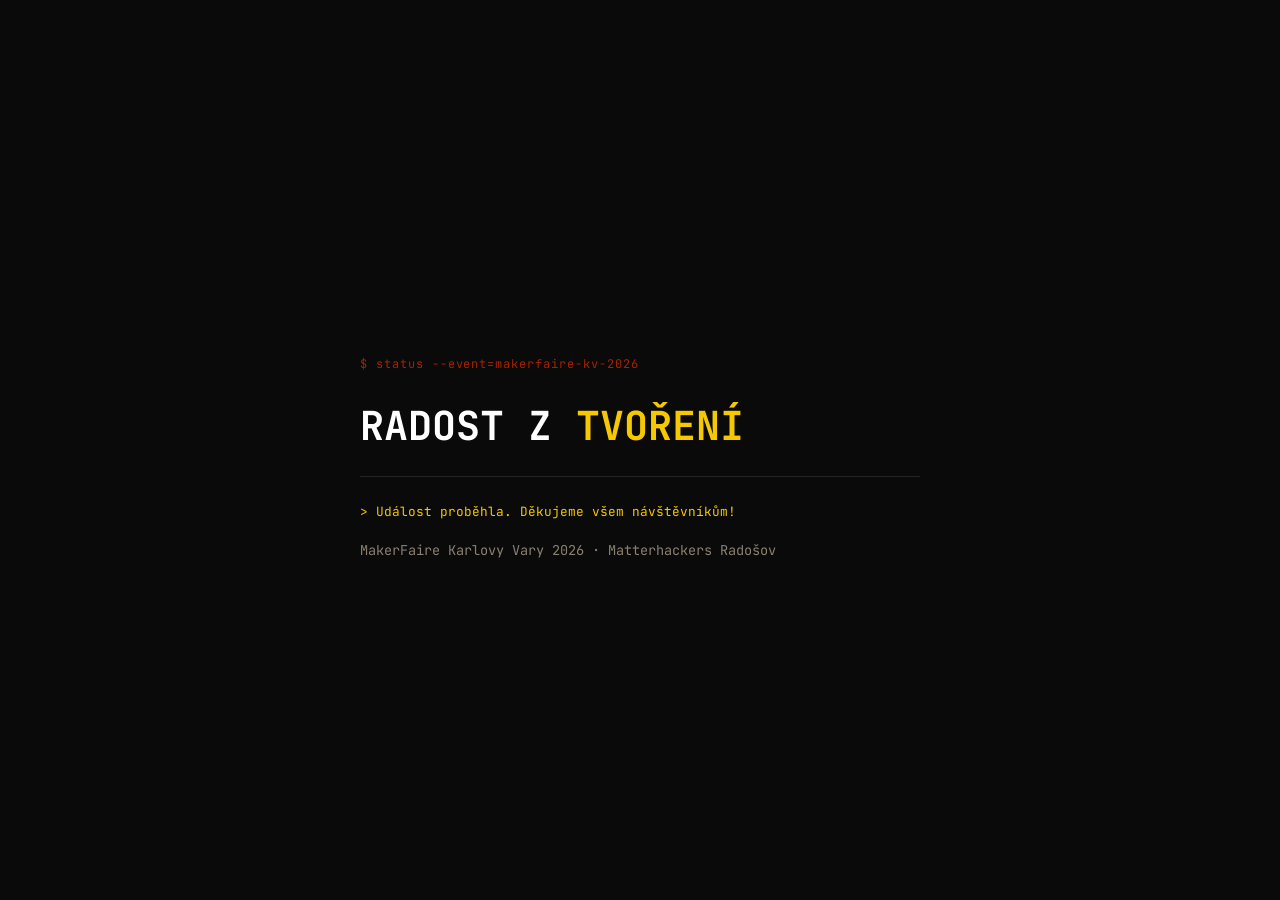
<file: index.html>
<!DOCTYPE html>
<html lang="cs">
<head>
  <meta charset="UTF-8">
  <meta name="viewport" content="width=device-width, initial-scale=1.0">
  <title>Matterhackers Radošov – MakerFaire KV 2026</title>
  <link href="https://fonts.googleapis.com/css2?family=JetBrains+Mono:wght@400;700&display=swap" rel="stylesheet">
  <style>
    *, *::before, *::after { margin: 0; padding: 0; box-sizing: border-box; }
    body {
      font-family: 'JetBrains Mono', monospace;
      background: #0a0a0a;
      color: #e8e0d8;
      min-height: 100vh;
      display: flex;
      align-items: center;
      justify-content: center;
      padding: 2rem;
    }
    .wrap { max-width: 560px; width: 100%; }
    .label { font-size: 0.75rem; color: #a52200; margin-bottom: 1.5rem; letter-spacing: 0.08em; }
    h1 { font-size: clamp(1.75rem, 5vw, 2.5rem); color: #fff; margin-bottom: 0.5rem; }
    h1 span { color: #f5c800; }
    p { color: #8a8070; font-size: 0.85rem; line-height: 1.7; margin-top: 1rem; }
    .divider { border: none; border-top: 1px solid #242020; margin: 1.5rem 0; }
    .prompt { color: #f5c800; font-size: 0.8rem; }
  </style>
</head>
<body>
  <div class="wrap">
    <p class="label">$ status --event=makerfaire-kv-2026</p>
    <h1>RADOST Z <span>TVOŘENÍ</span></h1>
    <hr class="divider">
    <p class="prompt">&gt; Událost proběhla. Děkujeme všem návštěvníkům!</p>
    <p>MakerFaire Karlovy Vary 2026 · Matterhackers Radošov</p>
  </div>
</body>
</html>
</file>
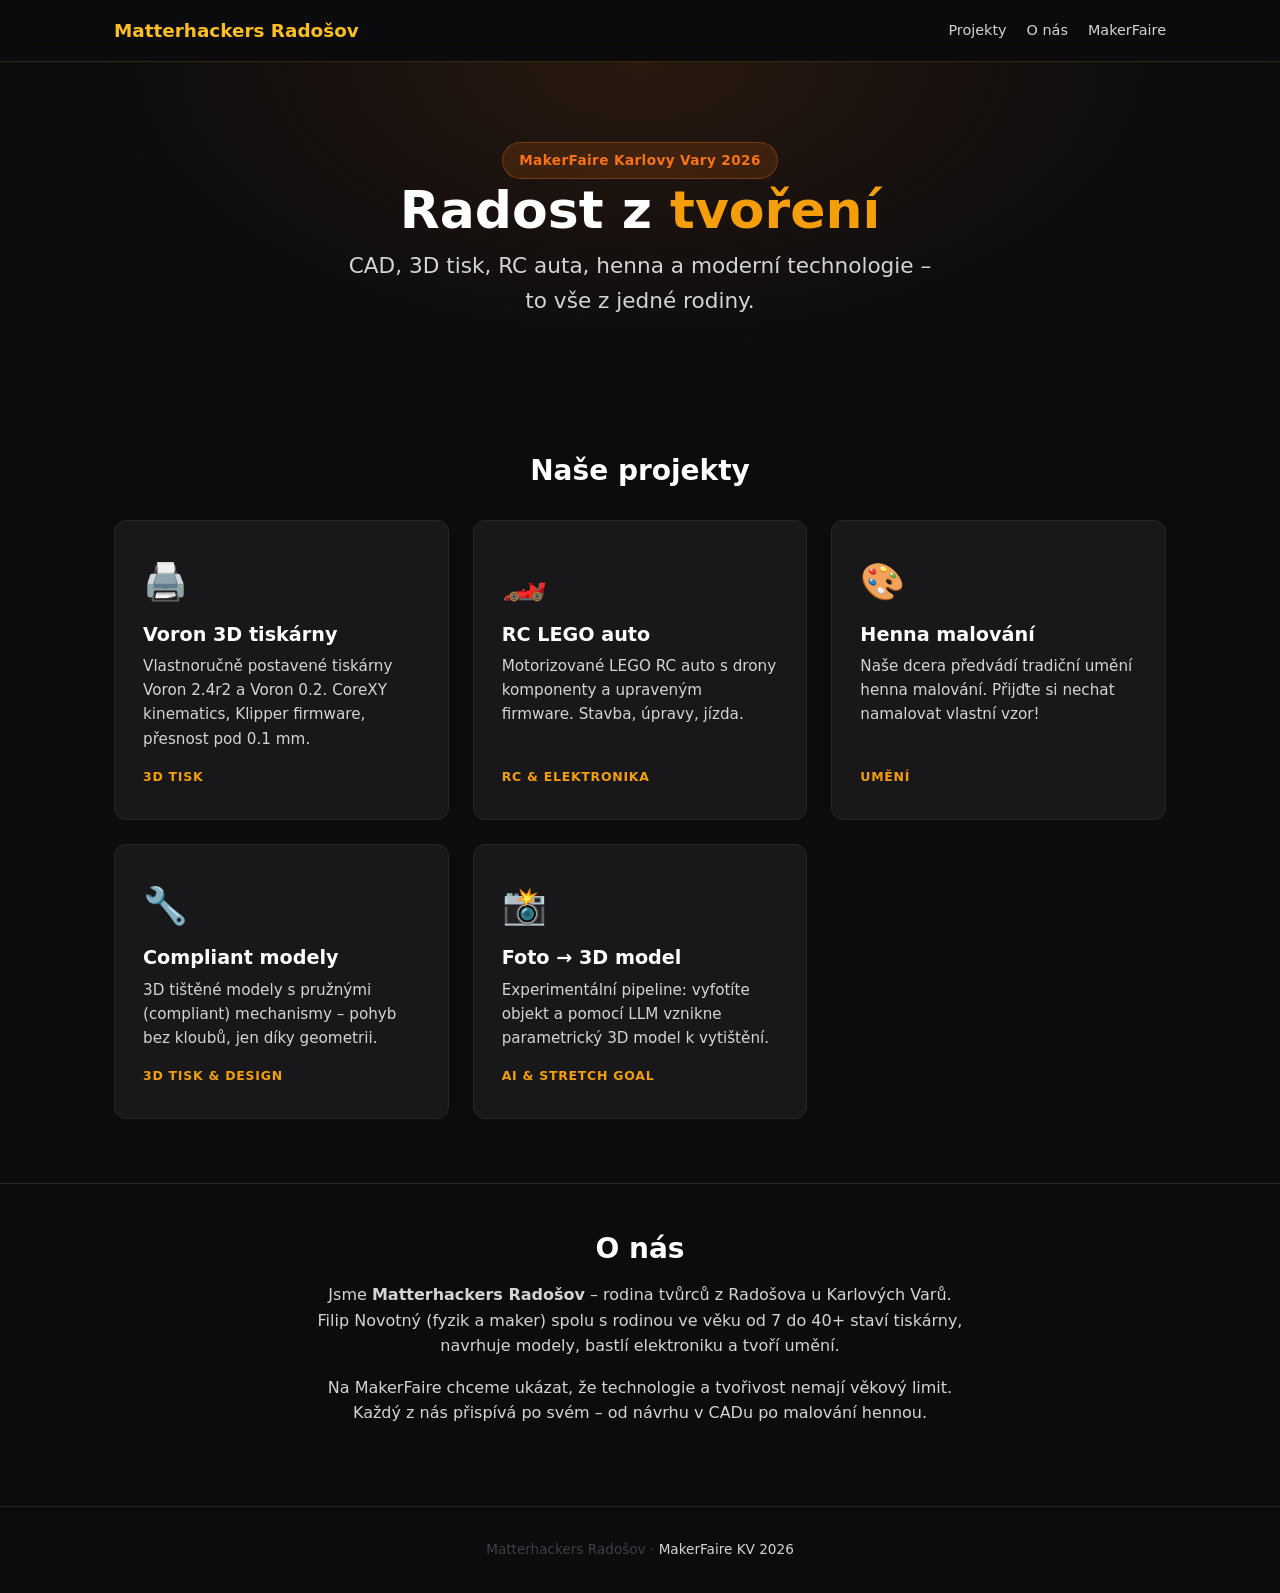
<file: web/index.html>
<!DOCTYPE html>
<html lang="cs">
<head>
  <meta charset="UTF-8">
  <meta name="viewport" content="width=device-width, initial-scale=1.0">
  <title>Matterhackers Radošov – Radost z tvoření | MakerFaire KV 2026</title>
  <meta name="description" content="Rodinný tým tvůrců na MakerFaire Karlovy Vary 2026. 3D tisk, RC auto, henna a další.">
  <link rel="stylesheet" href="styles.css">
</head>
<body>

  <!-- Header -->
  <header class="site-header">
    <div class="container">
      <div class="logo">Matterhackers Radošov</div>
      <nav>
        <a href="#projekty">Projekty</a>
        <a href="#o-nas">O nás</a>
        <a href="https://makerfaire.cz/projekt/matterhackers-radosov-radost-z-tvoreni/" target="_blank" rel="noopener">MakerFaire</a>
      </nav>
    </div>
  </header>

  <!-- Hero -->
  <section class="hero">
    <div class="container">
      <p class="badge">MakerFaire Karlovy Vary 2026</p>
      <h1>Radost z <span>tvoření</span></h1>
      <p class="subtitle">
        CAD, 3D tisk, RC auta, henna a moderní technologie – to vše z jedné rodiny.
      </p>
    </div>
  </section>

  <!-- Projects -->
  <section class="projects" id="projekty">
    <div class="container">
      <h2>Naše projekty</h2>
      <div class="cards">

        <article class="card">
          <div class="icon">🖨️</div>
          <h3><a href="projects/voron.html">Voron 3D tiskárny</a></h3>
          <p>Vlastnoručně postavené tiskárny Voron 2.4r2 a Voron 0.2. CoreXY kinematics, Klipper firmware, přesnost pod 0.1 mm.</p>
          <span class="tag">3D tisk</span>
        </article>

        <article class="card">
          <div class="icon">🏎️</div>
          <h3><a href="projects/rc-auto.html">RC LEGO auto</a></h3>
          <p>Motorizované LEGO RC auto s drony komponenty a upraveným firmware. Stavba, úpravy, jízda.</p>
          <span class="tag">RC &amp; Elektronika</span>
        </article>

        <article class="card">
          <div class="icon">🎨</div>
          <h3><a href="projects/henna.html">Henna malování</a></h3>
          <p>Naše dcera předvádí tradiční umění henna malování. Přijďte si nechat namalovat vlastní vzor!</p>
          <span class="tag">Umění</span>
        </article>

        <article class="card">
          <div class="icon">🔧</div>
          <h3><a href="projects/compliant-models.html">Compliant modely</a></h3>
          <p>3D tištěné modely s pružnými (compliant) mechanismy – pohyb bez kloubů, jen díky geometrii.</p>
          <span class="tag">3D tisk &amp; Design</span>
        </article>

        <article class="card">
          <div class="icon">📸</div>
          <h3><a href="projects/photo-to-3d.html">Foto → 3D model</a></h3>
          <p>Experimentální pipeline: vyfotíte objekt a pomocí LLM vznikne parametrický 3D model k vytištění.</p>
          <span class="tag">AI &amp; Stretch goal</span>
        </article>

      </div>
    </div>
  </section>

  <!-- About -->
  <section class="about" id="o-nas">
    <div class="container">
      <h2>O nás</h2>
      <p>
        Jsme <strong>Matterhackers Radošov</strong> – rodina tvůrců z Radošova u Karlových Varů.
        Filip Novotný (fyzik a maker) spolu s rodinou ve věku od 7 do 40+ staví tiskárny,
        navrhuje modely, bastlí elektroniku a tvoří umění.
      </p>
      <p>
        Na MakerFaire chceme ukázat, že technologie a tvořivost nemají věkový limit.
        Každý z nás přispívá po svém – od návrhu v CADu po malování hennou.
      </p>
    </div>
  </section>

  <!-- Footer -->
  <footer class="site-footer">
    <div class="container">
      <p>
        Matterhackers Radošov &middot;
        <a href="https://makerfaire.cz/projekt/matterhackers-radosov-radost-z-tvoreni/" target="_blank" rel="noopener">MakerFaire KV 2026</a>
      </p>
    </div>
  </footer>

</body>
</html>
</file>
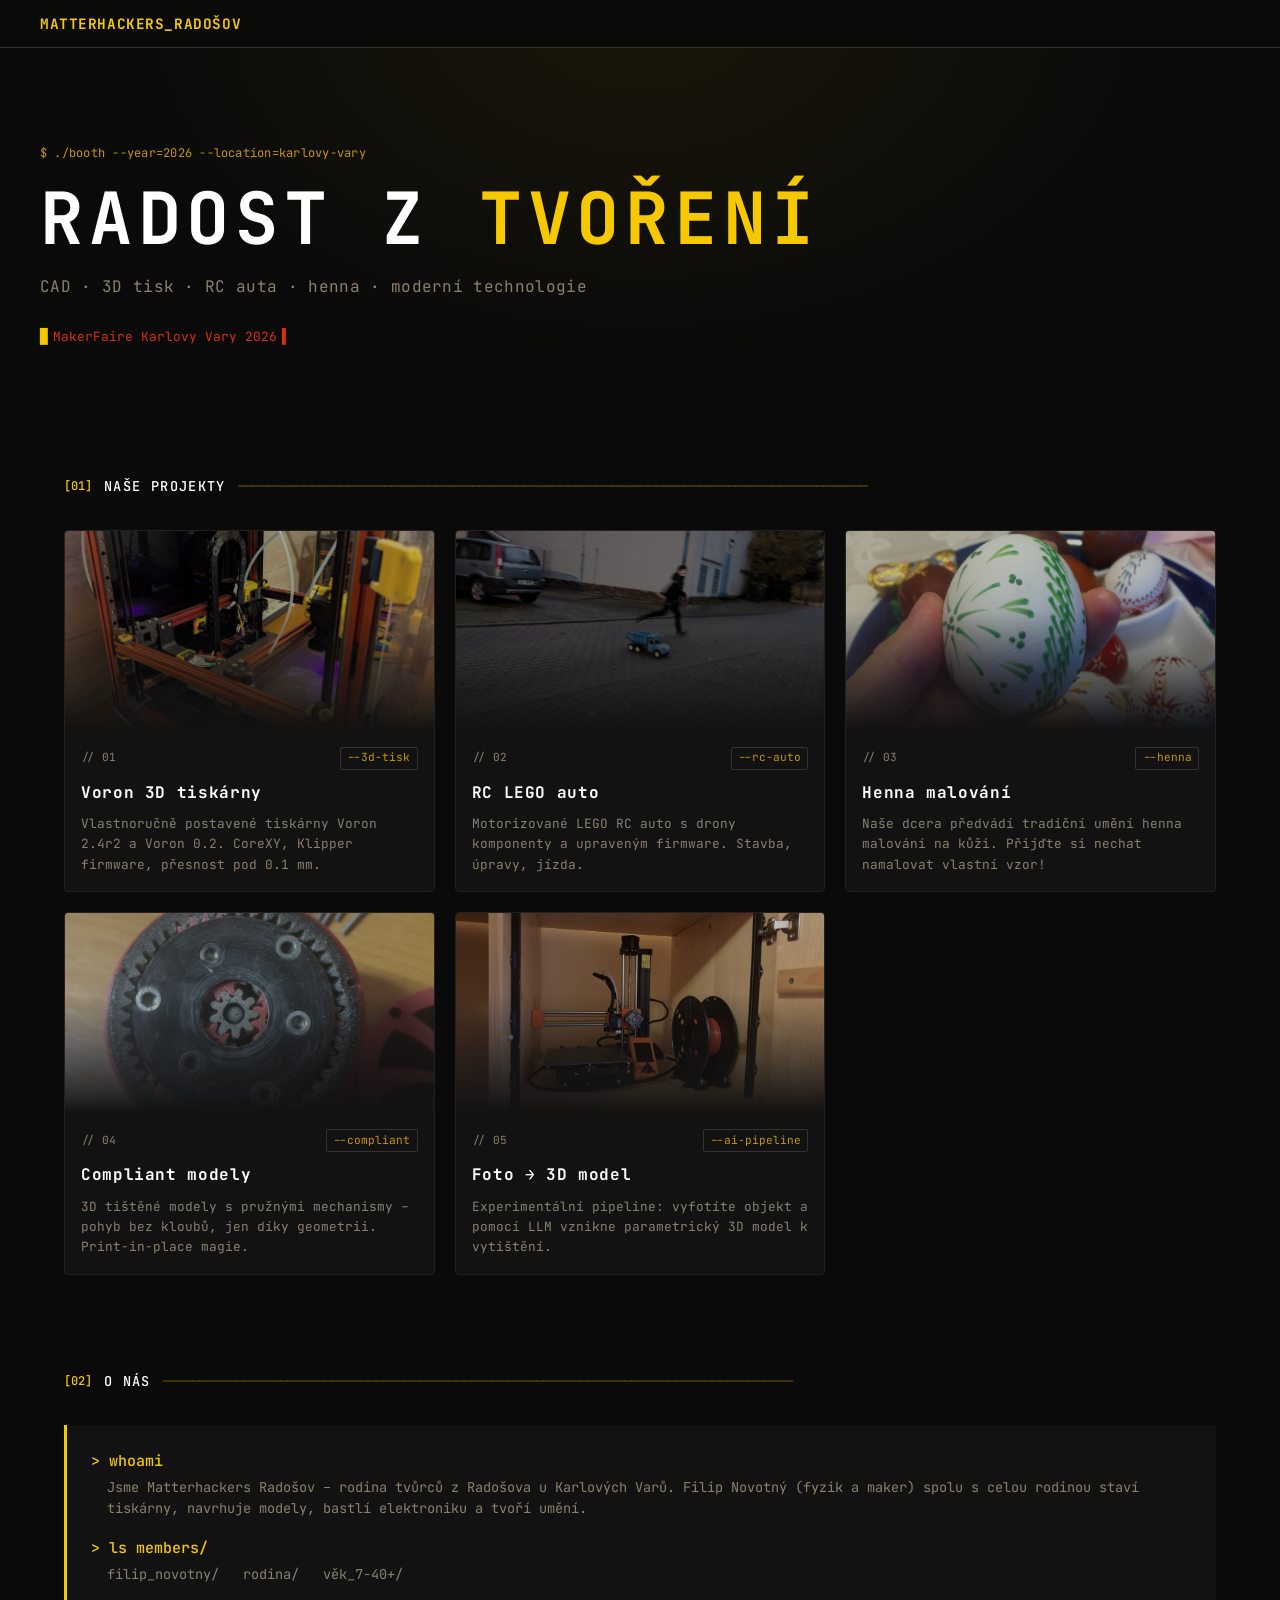
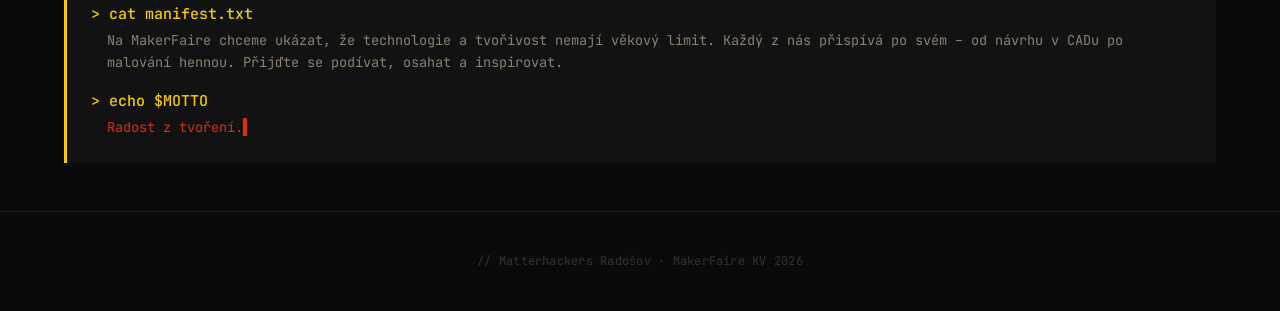
<file: web/index-v2.html>
<!DOCTYPE html>
<html lang="cs">
<head>
  <meta charset="UTF-8">
  <meta name="viewport" content="width=device-width, initial-scale=1.0">
  <title>Matterhackers Radošov – Radost z tvoření | MakerFaire KV 2026</title>
  <meta name="description" content="Rodinný tým tvůrců na MakerFaire Karlovy Vary 2026. 3D tisk, RC auto, henna a další.">
  <link href="https://fonts.googleapis.com/css2?family=JetBrains+Mono:wght@300;400;500;700&display=swap" rel="stylesheet">
  <style>
    /* ── Reset & Custom Properties ─────────────────────────────── */
    *, *::before, *::after {
      margin: 0;
      padding: 0;
      box-sizing: border-box;
    }

    :root {
      --bg: #0a0a0a;
      --surface: #121212;
      --surface2: #1a1818;
      --border: #242020;
      --border-bright: #383030;
      /* Voron printer palette: yellow printed parts + red extrusions */
      --amber: #f5c800;           /* Voron yellow – main accent (section nums, prompts, borders) */
      --amber-dim: #c49600;       /* Voron yellow dim */
      --amber-glow: rgba(245, 200, 0, 0.12);
      --amber-text: #dc2e10;      /* Voron red – links & special highlights */
      --cyan: #dc2e10;            /* reuse red as secondary */
      --text: #e8e0d8;
      --text-dim: #8a8070;
      --text-faint: #3a3030;
    }

    html {
      scroll-behavior: smooth;
    }

    body {
      font-family: 'JetBrains Mono', monospace;
      font-size: 14px;
      line-height: 1.6;
      color: var(--text);
      background-color: var(--bg);
      -webkit-font-smoothing: antialiased;
      -moz-osx-font-smoothing: grayscale;
    }

    img {
      max-width: 100%;
      display: block;
    }

    a {
      color: var(--amber-text);
      text-decoration: none;
      transition: color 0.2s ease;
    }

    a:hover {
      color: var(--amber);
    }

    /* ── Animations ────────────────────────────────────────────── */
    @keyframes blink {
      0%, 100% { opacity: 1; }
      50% { opacity: 0; }
    }

    .cursor {
      animation: blink 1s step-end infinite;
    }

    /* ── Header ────────────────────────────────────────────────── */
    .site-header {
      position: sticky;
      top: 0;
      z-index: 100;
      background: rgba(11, 11, 9, 0.85);
      backdrop-filter: blur(12px);
      -webkit-backdrop-filter: blur(12px);
      border-bottom: 1px solid var(--border-bright);
      padding: 0.75rem 1rem;
    }

    .header-inner {
      max-width: 1200px;
      margin: 0 auto;
      display: flex;
      align-items: center;
      justify-content: space-between;
      flex-wrap: wrap;
      gap: 0.5rem;
    }

    .logo {
      font-size: 0.9rem;
      font-weight: 700;
      color: var(--amber);
      letter-spacing: 0.04em;
      white-space: nowrap;
    }

    .nav-toggle {
      display: block;
      font-family: 'JetBrains Mono', monospace;
      font-size: 0.85rem;
      color: var(--text-dim);
      cursor: pointer;
      border: 1px solid var(--border-bright);
      padding: 0.2rem 0.6rem;
      background: transparent;
      list-style: none;
    }

    .nav-toggle::-webkit-details-marker {
      display: none;
    }

    .nav-toggle::marker {
      content: '';
    }

    .nav-links {
      display: flex;
      gap: 1rem;
      padding-top: 0.5rem;
      width: 100%;
      flex-direction: column;
    }

    .nav-links a {
      font-size: 0.8rem;
      color: var(--text-dim);
      letter-spacing: 0.02em;
      transition: color 0.2s ease;
    }

    .nav-links a:hover {
      color: var(--amber-text);
    }

    /* ── Hero ──────────────────────────────────────────────────── */
    .hero {
      padding: 3.5rem 1rem 3rem;
      background:
        repeating-linear-gradient(
          0deg,
          transparent,
          transparent 2px,
          rgba(0, 0, 0, 0.03) 2px,
          rgba(0, 0, 0, 0.03) 4px
        ),
        radial-gradient(
          ellipse at 50% -10%,
          rgba(245, 200, 0, 0.07) 0%,
          transparent 60%
        ),
        var(--bg);
    }

    .hero-inner {
      max-width: 1200px;
      margin: 0 auto;
    }

    .hero-prompt {
      font-size: 0.75rem;
      color: var(--amber-dim);
      margin-bottom: 1rem;
      letter-spacing: 0.02em;
    }

    .hero h1 {
      font-size: 2.5rem;
      font-weight: 700;
      color: #fff;
      text-transform: uppercase;
      letter-spacing: 0.08em;
      line-height: 1.1;
      margin-bottom: 1rem;
    }

    .hero h1 .accent {
      color: var(--amber);
    }

    .hero-subtitle {
      font-size: 1rem;
      color: var(--text-dim);
      margin-bottom: 1.5rem;
      letter-spacing: 0.02em;
    }

    .hero-badge {
      font-size: 0.8rem;
      color: var(--amber-text);
      display: inline-flex;
      align-items: center;
      gap: 0.3rem;
    }

    .hero-badge .block {
      color: var(--amber);
    }

    /* ── Section Label ─────────────────────────────────────────── */
    .section-label {
      display: flex;
      align-items: center;
      gap: 0.75rem;
      margin-bottom: 2rem;
      max-width: 1200px;
      margin-left: auto;
      margin-right: auto;
      padding: 0 1rem;
    }

    .section-num {
      font-size: 0.75rem;
      color: var(--amber);
      white-space: nowrap;
      font-weight: 500;
    }

    .section-title {
      font-size: 0.85rem;
      color: #fff;
      text-transform: uppercase;
      letter-spacing: 0.1em;
      font-weight: 500;
      white-space: nowrap;
    }

    .section-line {
      flex-grow: 1;
      overflow: hidden;
      color: var(--amber-dim);
      font-size: 0.85rem;
      letter-spacing: -0.05em;
      opacity: 0.4;
      white-space: nowrap;
      user-select: none;
    }

    /* ── Projects Section ──────────────────────────────────────── */
    .projects {
      padding: 3rem 0;
    }

    .cards {
      display: grid;
      grid-template-columns: 1fr;
      gap: 1.25rem;
      max-width: 1200px;
      margin: 0 auto;
      padding: 0 1rem;
    }

    /* ── Card ──────────────────────────────────────────────────── */
    .card {
      background: var(--surface);
      border: 1px solid var(--border);
      border-radius: 4px;
      overflow: hidden;
      transition: transform 0.2s ease, border-color 0.2s ease, box-shadow 0.2s ease;
    }

    .card:hover {
      transform: translateY(-3px);
      border-color: var(--amber-dim);
      box-shadow: 0 0 20px var(--amber-glow);
    }

    .card-img {
      position: relative;
      height: 180px;
      overflow: hidden;
    }

    .card-img img {
      width: 100%;
      height: 100%;
      object-fit: cover;
      filter: brightness(0.75) saturate(0.8);
      transition: transform 0.4s ease;
    }

    .card:hover .card-img img {
      transform: scale(1.04);
    }

    .card-img-overlay {
      position: absolute;
      bottom: 0;
      left: 0;
      right: 0;
      height: 60%;
      background: linear-gradient(to bottom, transparent, var(--surface));
      pointer-events: none;
    }

    .card-body {
      padding: 1rem;
    }

    .card-meta {
      display: flex;
      justify-content: space-between;
      align-items: center;
      font-size: 0.7rem;
      margin-bottom: 0.5rem;
    }

    .card-num {
      color: var(--text-dim);
    }

    .card-tag {
      color: var(--amber-dim);
      border: 1px solid var(--border-bright);
      padding: 0.1rem 0.4rem;
      border-radius: 2px;
      white-space: nowrap;
    }

    .card-title {
      margin-bottom: 0.5rem;
    }

    .card-title a {
      color: #fff;
      font-size: 1rem;
      font-weight: 700;
      text-decoration: none;
      transition: color 0.2s ease;
      letter-spacing: 0.04em;
    }

    .card-title a:hover {
      color: var(--amber);
    }

    .card-desc {
      color: var(--text-dim);
      font-size: 0.8rem;
      line-height: 1.6;
    }

    /* ── About Section ─────────────────────────────────────────── */
    .about {
      padding: 3rem 0;
    }

    .about-inner {
      max-width: 1200px;
      margin: 0 auto;
      padding: 0 1rem;
    }

    .terminal-block {
      background: var(--surface);
      border-left: 3px solid var(--amber);
      padding: 1.5rem;
      border-radius: 0 4px 4px 0;
      margin-top: 2rem;
    }

    .terminal-line {
      margin-bottom: 1rem;
    }

    .terminal-line:last-child {
      margin-bottom: 0;
    }

    .terminal-prompt {
      color: var(--amber);
      font-weight: 500;
      display: block;
      margin-bottom: 0.25rem;
    }

    .terminal-response {
      color: var(--text-dim);
      font-size: 0.85rem;
      line-height: 1.6;
      padding-left: 1rem;
      display: block;
    }

    /* ── Footer ────────────────────────────────────────────────── */
    .site-footer {
      padding: 2.5rem 1rem;
      text-align: center;
      color: var(--text-faint);
      font-size: 0.75rem;
      border-top: 1px solid var(--border);
      letter-spacing: 0.02em;
    }

    /* ── Responsive: 640px+ ────────────────────────────────────── */
    @media (min-width: 640px) {
      body {
        font-size: 15px;
      }

      .nav-toggle {
        display: none;
      }

      .nav-details[open] .nav-links,
      .nav-links {
        display: flex;
        flex-direction: row;
        gap: 1.25rem;
        padding-top: 0;
        width: auto;
      }

      /* Force nav links visible on desktop without needing <details> open */
      .nav-details {
        display: contents;
      }

      .nav-details .nav-links {
        display: flex;
      }

      .hero {
        padding: 5rem 1.5rem 4rem;
      }

      .hero h1 {
        font-size: clamp(2.5rem, 7vw, 4.5rem);
      }

      .cards {
        grid-template-columns: repeat(2, 1fr);
      }

      .card-img {
        height: 200px;
      }

      .section-label {
        padding: 0 1.5rem;
      }

      .cards {
        padding: 0 1.5rem;
      }

      .about-inner {
        padding: 0 1.5rem;
      }
    }

    /* ── Responsive: 1024px+ ───────────────────────────────────── */
    @media (min-width: 1024px) {
      .hero {
        padding: 6rem 1.5rem 5rem;
      }

      .cards {
        grid-template-columns: repeat(auto-fill, minmax(300px, 1fr));
      }
    }
  </style>
</head>
<body>

  <!-- ═══ Header ═══ -->
  <header class="site-header">
    <div class="header-inner">
      <div class="logo">MATTERHACKERS_RADOŠOV</div>
      <details class="nav-details">
        <summary class="nav-toggle">≡</summary>
        <nav class="nav-links">
          <a href="#projekty">[projekty]</a>
          <a href="#o-nas">[o_nás]</a>
          <a href="https://makerfaire.cz/projekt/matterhackers-radosov-radost-z-tvoreni/" target="_blank" rel="noopener">[makerfaire↗]</a>
        </nav>
      </details>
    </div>
  </header>

  <!-- ═══ Hero ═══ -->
  <section class="hero">
    <div class="hero-inner">
      <p class="hero-prompt">$ ./booth --year=2026 --location=karlovy-vary</p>
      <h1>RADOST Z <span class="accent">TVOŘENÍ</span></h1>
      <p class="hero-subtitle">CAD · 3D tisk · RC auta · henna · moderní technologie</p>
      <p class="hero-badge"><span class="block">█</span> MakerFaire Karlovy Vary 2026<span class="cursor">▌</span></p>
    </div>
  </section>

  <!-- ═══ Projects ═══ -->
  <section class="projects" id="projekty">

    <div class="section-label">
      <span class="section-num">[01]</span>
      <span class="section-title">NAŠE PROJEKTY</span>
      <span class="section-line">──────────────────────────────────────────────────────────────────────────────────────</span>
    </div>

    <div class="cards">

      <article class="card">
        <div class="card-img">
          <img src="assets/photos/voron.jpg" alt="Voron 3D tiskárna - vlastní stavba CoreXY">
          <div class="card-img-overlay"></div>
        </div>
        <div class="card-body">
          <div class="card-meta">
            <span class="card-num">// 01</span>
            <span class="card-tag">--3d-tisk</span>
          </div>
          <h3 class="card-title"><a href="projects/voron.html">Voron 3D tiskárny</a></h3>
          <p class="card-desc">Vlastnoručně postavené tiskárny Voron 2.4r2 a Voron 0.2. CoreXY, Klipper firmware, přesnost pod 0.1 mm.</p>
        </div>
      </article>

      <article class="card">
        <div class="card-img">
          <img src="assets/photos/rc-auto.jpg" alt="RC LEGO auto s drony komponenty">
          <div class="card-img-overlay"></div>
        </div>
        <div class="card-body">
          <div class="card-meta">
            <span class="card-num">// 02</span>
            <span class="card-tag">--rc-auto</span>
          </div>
          <h3 class="card-title"><a href="projects/rc-auto.html">RC LEGO auto</a></h3>
          <p class="card-desc">Motorizované LEGO RC auto s drony komponenty a upraveným firmware. Stavba, úpravy, jízda.</p>
        </div>
      </article>

      <article class="card">
        <div class="card-img">
          <img src="assets/photos/henna.jpg" alt="Henna malování na ruku">
          <div class="card-img-overlay"></div>
        </div>
        <div class="card-body">
          <div class="card-meta">
            <span class="card-num">// 03</span>
            <span class="card-tag">--henna</span>
          </div>
          <h3 class="card-title"><a href="projects/henna.html">Henna malování</a></h3>
          <p class="card-desc">Naše dcera předvádí tradiční umění henna malování na kůži. Přijďte si nechat namalovat vlastní vzor!</p>
        </div>
      </article>

      <article class="card">
        <div class="card-img">
          <img src="assets/photos/compliant.jpg" alt="Compliant mechanismus - pružný 3D tisk">
          <div class="card-img-overlay"></div>
        </div>
        <div class="card-body">
          <div class="card-meta">
            <span class="card-num">// 04</span>
            <span class="card-tag">--compliant</span>
          </div>
          <h3 class="card-title"><a href="projects/compliant-models.html">Compliant modely</a></h3>
          <p class="card-desc">3D tištěné modely s pružnými mechanismy – pohyb bez kloubů, jen díky geometrii. Print-in-place magie.</p>
        </div>
      </article>

      <article class="card">
        <div class="card-img">
          <img src="assets/photos/photo-to-3d.jpg" alt="Photo-to-3D pipeline - experimentální projekt">
          <div class="card-img-overlay"></div>
        </div>
        <div class="card-body">
          <div class="card-meta">
            <span class="card-num">// 05</span>
            <span class="card-tag">--ai-pipeline</span>
          </div>
          <h3 class="card-title"><a href="projects/photo-to-3d.html">Foto → 3D model</a></h3>
          <p class="card-desc">Experimentální pipeline: vyfotíte objekt a pomocí LLM vznikne parametrický 3D model k vytištění.</p>
        </div>
      </article>

    </div>
  </section>

  <!-- ═══ About ═══ -->
  <section class="about" id="o-nas">

    <div class="section-label">
      <span class="section-num">[02]</span>
      <span class="section-title">O NÁS</span>
      <span class="section-line">──────────────────────────────────────────────────────────────────────────────────────</span>
    </div>

    <div class="about-inner">
      <div class="terminal-block">
        <div class="terminal-line">
          <span class="terminal-prompt">&gt; whoami</span>
          <span class="terminal-response">Jsme Matterhackers Radošov – rodina tvůrců z Radošova u Karlových Varů. Filip Novotný (fyzik a maker) spolu s celou rodinou staví tiskárny, navrhuje modely, bastlí elektroniku a tvoří umění.</span>
        </div>
        <div class="terminal-line">
          <span class="terminal-prompt">&gt; ls members/</span>
          <span class="terminal-response">filip_novotny/&nbsp;&nbsp;&nbsp;rodina/&nbsp;&nbsp;&nbsp;věk_7-40+/</span>
        </div>
        <div class="terminal-line">
          <span class="terminal-prompt">&gt; cat manifest.txt</span>
          <span class="terminal-response">Na MakerFaire chceme ukázat, že technologie a tvořivost nemají věkový limit. Každý z nás přispívá po svém – od návrhu v CADu po malování hennou. Přijďte se podívat, osahat a inspirovat.</span>
        </div>
        <div class="terminal-line">
          <span class="terminal-prompt">&gt; echo $MOTTO</span>
          <span class="terminal-response" style="color: var(--amber-text);">Radost z tvoření.<span class="cursor">▌</span></span>
        </div>
      </div>
    </div>
  </section>

  <!-- ═══ Footer ═══ -->
  <footer class="site-footer">
    // Matterhackers Radošov · MakerFaire KV 2026
  </footer>

</body>
</html>
</file>
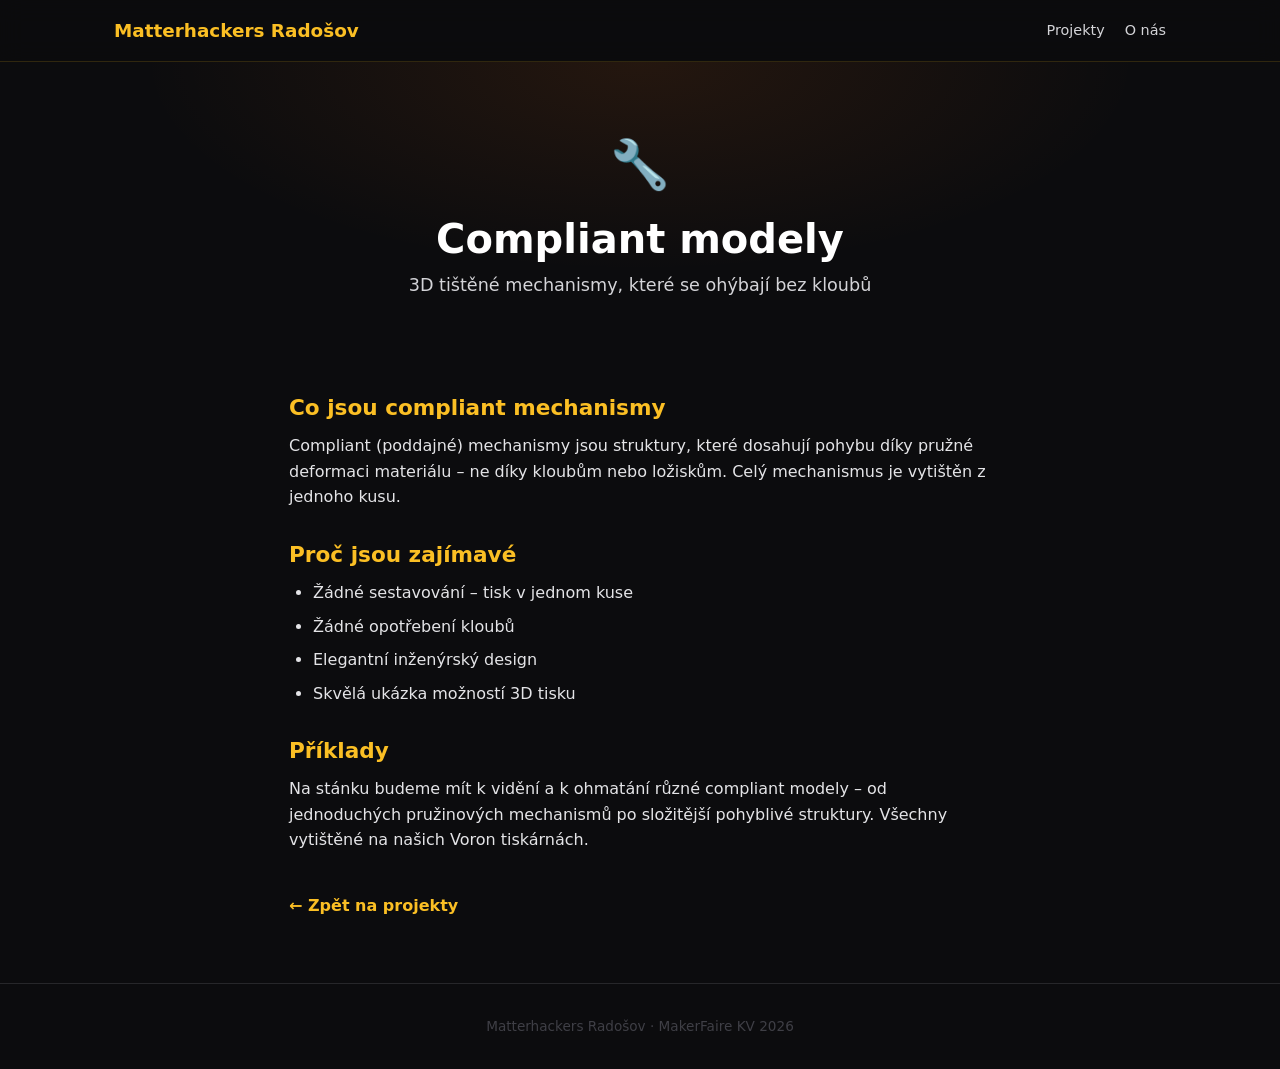
<file: web/projects/compliant-models.html>
<!DOCTYPE html>
<html lang="cs">
<head>
  <meta charset="UTF-8">
  <meta name="viewport" content="width=device-width, initial-scale=1.0">
  <title>Compliant modely – Matterhackers Radošov</title>
  <link rel="stylesheet" href="../styles.css">
</head>
<body>

  <header class="site-header">
    <div class="container">
      <a class="logo" href="../index.html">Matterhackers Radošov</a>
      <nav>
        <a href="../index.html#projekty">Projekty</a>
        <a href="../index.html#o-nas">O nás</a>
      </nav>
    </div>
  </header>

  <section class="detail-hero">
    <div class="container">
      <div class="icon">🔧</div>
      <h1>Compliant modely</h1>
      <p>3D tištěné mechanismy, které se ohýbají bez kloubů</p>
    </div>
  </section>

  <section class="detail-content">
    <div class="container">

      <h2>Co jsou compliant mechanismy</h2>
      <p>
        Compliant (poddajné) mechanismy jsou struktury, které dosahují pohybu
        díky pružné deformaci materiálu – ne díky kloubům nebo ložiskům.
        Celý mechanismus je vytištěn z jednoho kusu.
      </p>

      <h2>Proč jsou zajímavé</h2>
      <ul>
        <li>Žádné sestavování – tisk v jednom kuse</li>
        <li>Žádné opotřebení kloubů</li>
        <li>Elegantní inženýrský design</li>
        <li>Skvělá ukázka možností 3D tisku</li>
      </ul>

      <h2>Příklady</h2>
      <p>
        Na stánku budeme mít k vidění a k ohmatání různé compliant modely –
        od jednoduchých pružinových mechanismů po složitější pohyblivé struktury.
        Všechny vytištěné na našich Voron tiskárnách.
      </p>

      <a href="../index.html#projekty" class="back-link">← Zpět na projekty</a>
    </div>
  </section>

  <footer class="site-footer">
    <div class="container">
      <p>Matterhackers Radošov &middot; MakerFaire KV 2026</p>
    </div>
  </footer>

</body>
</html>
</file>
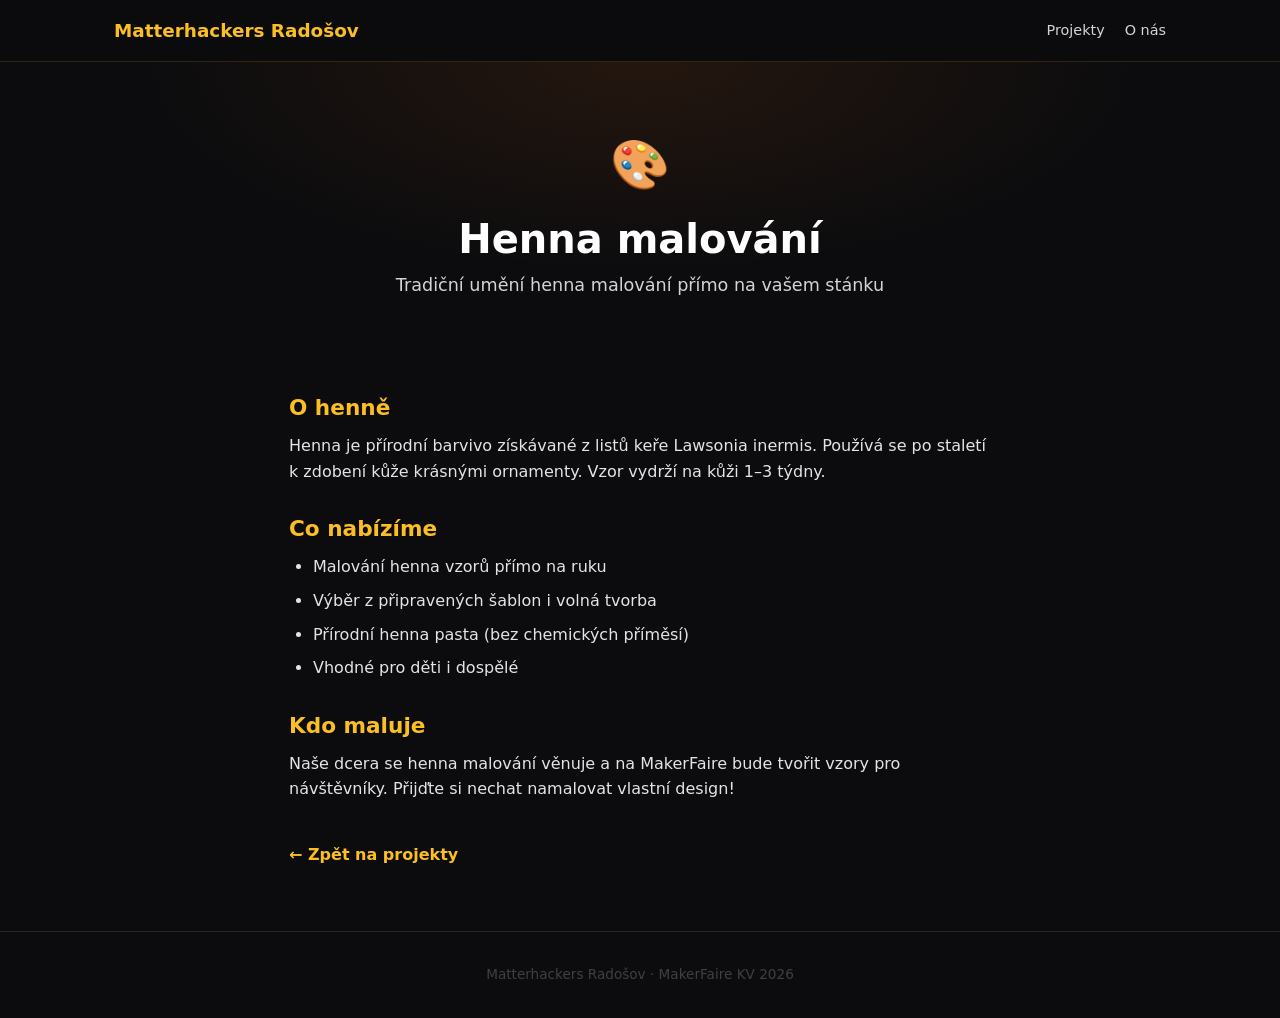
<file: web/projects/henna.html>
<!DOCTYPE html>
<html lang="cs">
<head>
  <meta charset="UTF-8">
  <meta name="viewport" content="width=device-width, initial-scale=1.0">
  <title>Henna malování – Matterhackers Radošov</title>
  <link rel="stylesheet" href="../styles.css">
</head>
<body>

  <header class="site-header">
    <div class="container">
      <a class="logo" href="../index.html">Matterhackers Radošov</a>
      <nav>
        <a href="../index.html#projekty">Projekty</a>
        <a href="../index.html#o-nas">O nás</a>
      </nav>
    </div>
  </header>

  <section class="detail-hero">
    <div class="container">
      <div class="icon">🎨</div>
      <h1>Henna malování</h1>
      <p>Tradiční umění henna malování přímo na vašem stánku</p>
    </div>
  </section>

  <section class="detail-content">
    <div class="container">

      <h2>O henně</h2>
      <p>
        Henna je přírodní barvivo získávané z listů keře Lawsonia inermis.
        Používá se po staletí k zdobení kůže krásnými ornamenty.
        Vzor vydrží na kůži 1–3 týdny.
      </p>

      <h2>Co nabízíme</h2>
      <ul>
        <li>Malování henna vzorů přímo na ruku</li>
        <li>Výběr z připravených šablon i volná tvorba</li>
        <li>Přírodní henna pasta (bez chemických příměsí)</li>
        <li>Vhodné pro děti i dospělé</li>
      </ul>

      <h2>Kdo maluje</h2>
      <p>
        Naše dcera se henna malování věnuje a na MakerFaire bude tvořit vzory
        pro návštěvníky. Přijďte si nechat namalovat vlastní design!
      </p>

      <a href="../index.html#projekty" class="back-link">← Zpět na projekty</a>
    </div>
  </section>

  <footer class="site-footer">
    <div class="container">
      <p>Matterhackers Radošov &middot; MakerFaire KV 2026</p>
    </div>
  </footer>

</body>
</html>
</file>
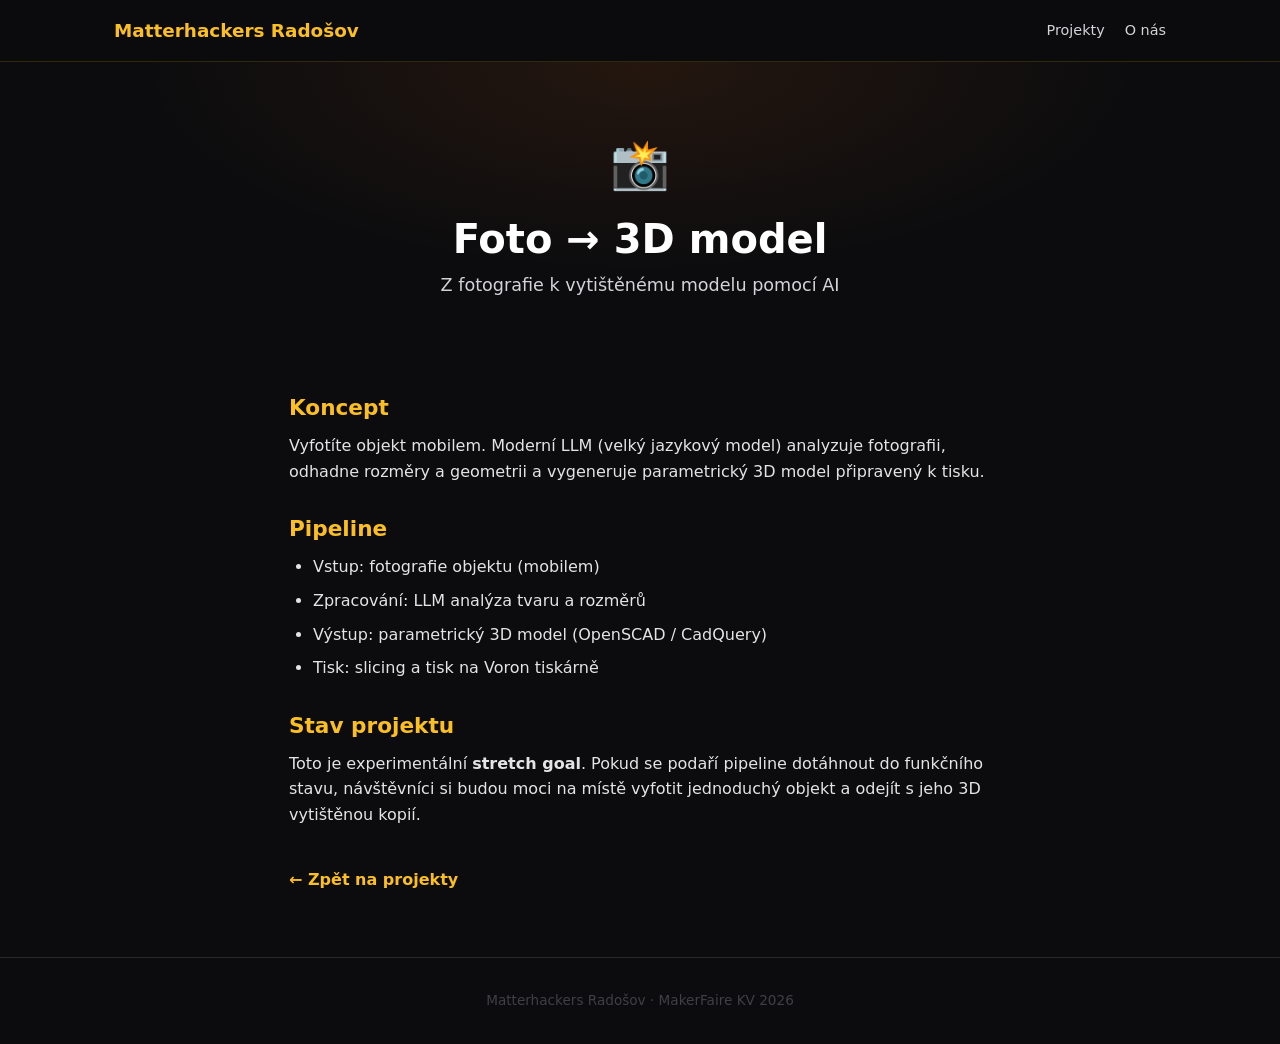
<file: web/projects/photo-to-3d.html>
<!DOCTYPE html>
<html lang="cs">
<head>
  <meta charset="UTF-8">
  <meta name="viewport" content="width=device-width, initial-scale=1.0">
  <title>Foto → 3D model – Matterhackers Radošov</title>
  <link rel="stylesheet" href="../styles.css">
</head>
<body>

  <header class="site-header">
    <div class="container">
      <a class="logo" href="../index.html">Matterhackers Radošov</a>
      <nav>
        <a href="../index.html#projekty">Projekty</a>
        <a href="../index.html#o-nas">O nás</a>
      </nav>
    </div>
  </header>

  <section class="detail-hero">
    <div class="container">
      <div class="icon">📸</div>
      <h1>Foto → 3D model</h1>
      <p>Z fotografie k vytištěnému modelu pomocí AI</p>
    </div>
  </section>

  <section class="detail-content">
    <div class="container">

      <h2>Koncept</h2>
      <p>
        Vyfotíte objekt mobilem. Moderní LLM (velký jazykový model) analyzuje
        fotografii, odhadne rozměry a geometrii a vygeneruje parametrický 3D model
        připravený k tisku.
      </p>

      <h2>Pipeline</h2>
      <ul>
        <li>Vstup: fotografie objektu (mobilem)</li>
        <li>Zpracování: LLM analýza tvaru a rozměrů</li>
        <li>Výstup: parametrický 3D model (OpenSCAD / CadQuery)</li>
        <li>Tisk: slicing a tisk na Voron tiskárně</li>
      </ul>

      <h2>Stav projektu</h2>
      <p>
        Toto je experimentální <strong>stretch goal</strong>. Pokud se podaří pipeline
        dotáhnout do funkčního stavu, návštěvníci si budou moci na místě vyfotit
        jednoduchý objekt a odejít s jeho 3D vytištěnou kopií.
      </p>

      <a href="../index.html#projekty" class="back-link">← Zpět na projekty</a>
    </div>
  </section>

  <footer class="site-footer">
    <div class="container">
      <p>Matterhackers Radošov &middot; MakerFaire KV 2026</p>
    </div>
  </footer>

</body>
</html>
</file>
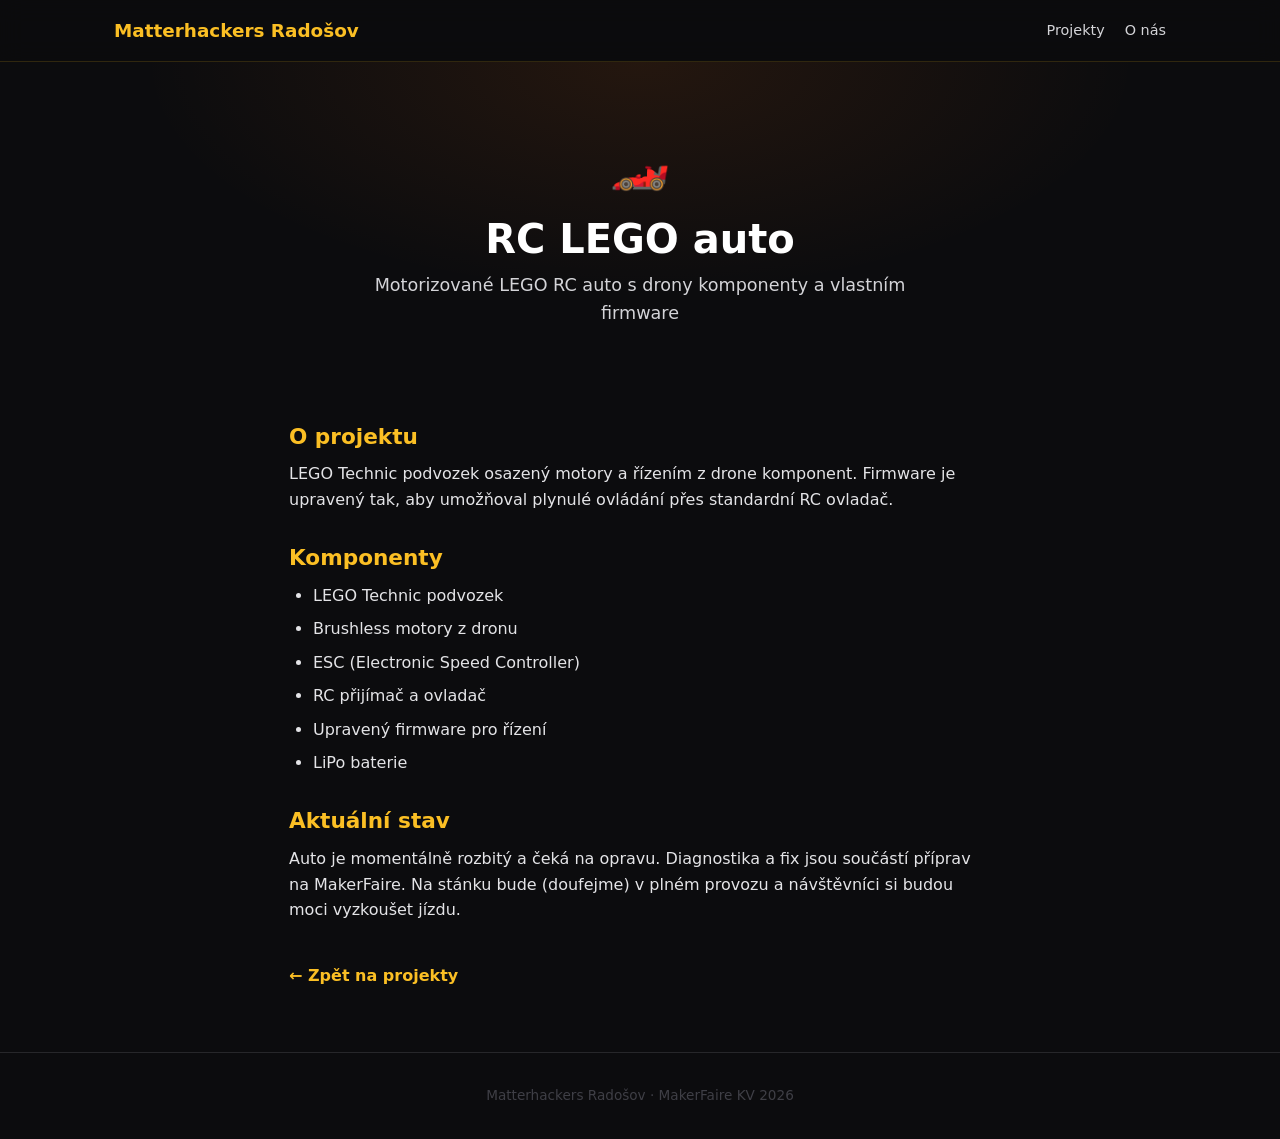
<file: web/projects/rc-auto.html>
<!DOCTYPE html>
<html lang="cs">
<head>
  <meta charset="UTF-8">
  <meta name="viewport" content="width=device-width, initial-scale=1.0">
  <title>RC LEGO auto – Matterhackers Radošov</title>
  <link rel="stylesheet" href="../styles.css">
</head>
<body>

  <header class="site-header">
    <div class="container">
      <a class="logo" href="../index.html">Matterhackers Radošov</a>
      <nav>
        <a href="../index.html#projekty">Projekty</a>
        <a href="../index.html#o-nas">O nás</a>
      </nav>
    </div>
  </header>

  <section class="detail-hero">
    <div class="container">
      <div class="icon">🏎️</div>
      <h1>RC LEGO auto</h1>
      <p>Motorizované LEGO RC auto s drony komponenty a vlastním firmware</p>
    </div>
  </section>

  <section class="detail-content">
    <div class="container">

      <h2>O projektu</h2>
      <p>
        LEGO Technic podvozek osazený motory a řízením z drone komponent.
        Firmware je upravený tak, aby umožňoval plynulé ovládání přes
        standardní RC ovladač.
      </p>

      <h2>Komponenty</h2>
      <ul>
        <li>LEGO Technic podvozek</li>
        <li>Brushless motory z dronu</li>
        <li>ESC (Electronic Speed Controller)</li>
        <li>RC přijímač a ovladač</li>
        <li>Upravený firmware pro řízení</li>
        <li>LiPo baterie</li>
      </ul>

      <h2>Aktuální stav</h2>
      <p>
        Auto je momentálně rozbitý a čeká na opravu. Diagnostika a fix jsou
        součástí příprav na MakerFaire. Na stánku bude (doufejme) v plném provozu
        a návštěvníci si budou moci vyzkoušet jízdu.
      </p>

      <a href="../index.html#projekty" class="back-link">← Zpět na projekty</a>
    </div>
  </section>

  <footer class="site-footer">
    <div class="container">
      <p>Matterhackers Radošov &middot; MakerFaire KV 2026</p>
    </div>
  </footer>

</body>
</html>
</file>
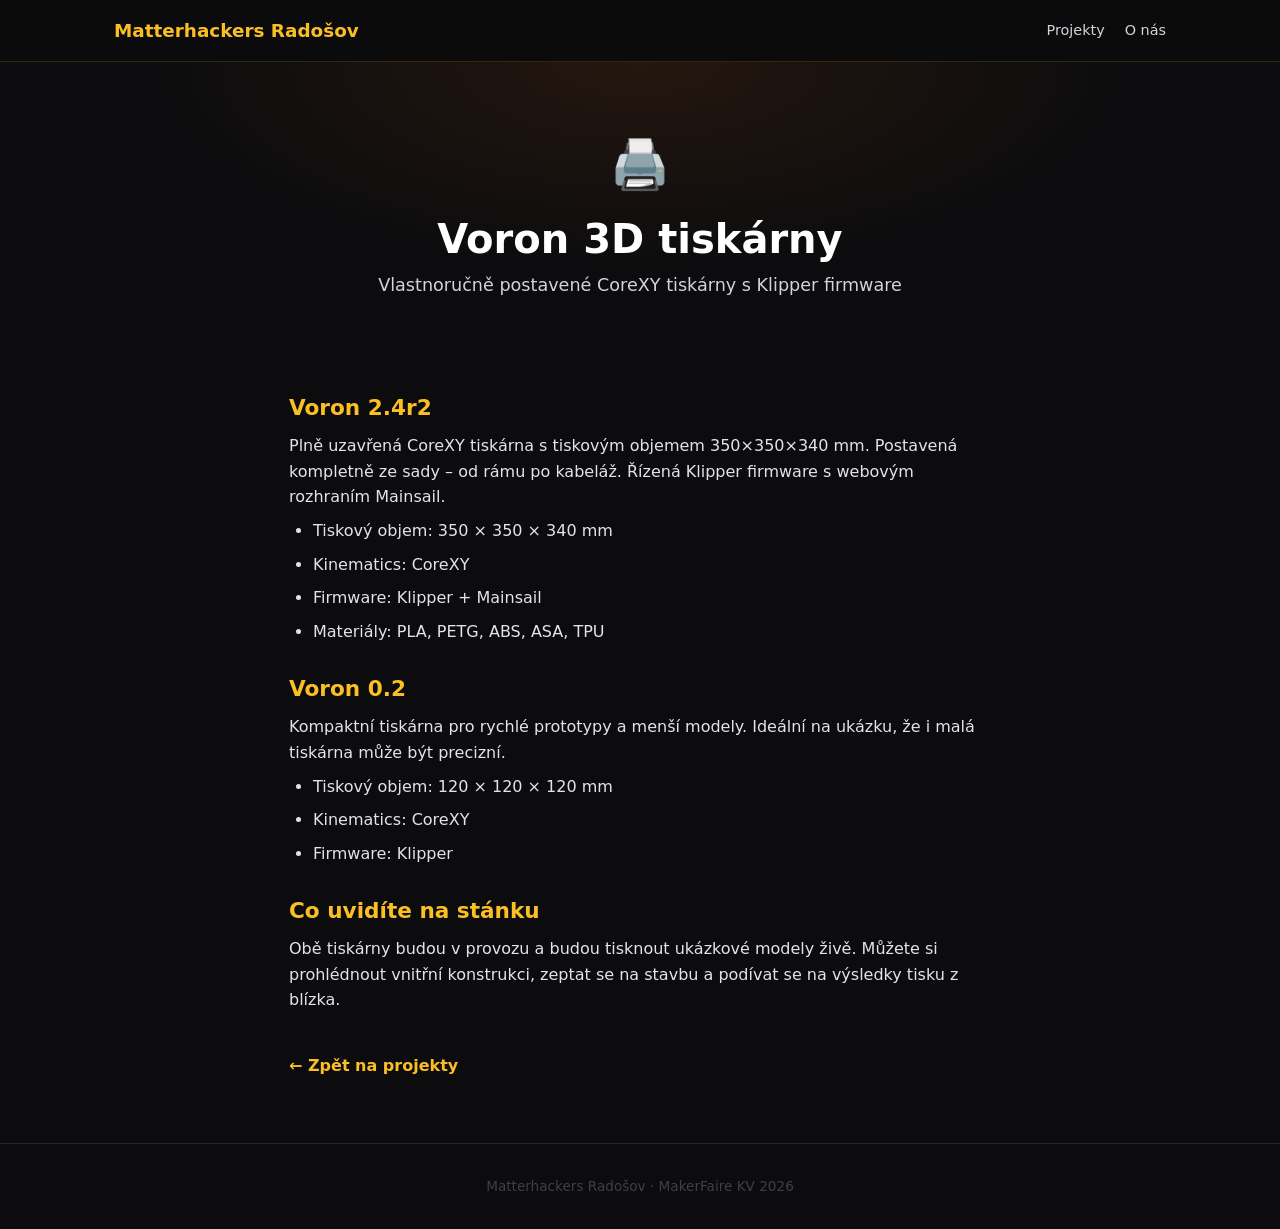
<file: web/projects/voron.html>
<!DOCTYPE html>
<html lang="cs">
<head>
  <meta charset="UTF-8">
  <meta name="viewport" content="width=device-width, initial-scale=1.0">
  <title>Voron 3D tiskárny – Matterhackers Radošov</title>
  <link rel="stylesheet" href="../styles.css">
</head>
<body>

  <header class="site-header">
    <div class="container">
      <a class="logo" href="../index.html">Matterhackers Radošov</a>
      <nav>
        <a href="../index.html#projekty">Projekty</a>
        <a href="../index.html#o-nas">O nás</a>
      </nav>
    </div>
  </header>

  <section class="detail-hero">
    <div class="container">
      <div class="icon">🖨️</div>
      <h1>Voron 3D tiskárny</h1>
      <p>Vlastnoručně postavené CoreXY tiskárny s Klipper firmware</p>
    </div>
  </section>

  <section class="detail-content">
    <div class="container">

      <h2>Voron 2.4r2</h2>
      <p>
        Plně uzavřená CoreXY tiskárna s tiskovým objemem 350×350×340 mm.
        Postavená kompletně ze sady – od rámu po kabeláž. Řízená Klipper firmware
        s webovým rozhraním Mainsail.
      </p>
      <ul>
        <li>Tiskový objem: 350 × 350 × 340 mm</li>
        <li>Kinematics: CoreXY</li>
        <li>Firmware: Klipper + Mainsail</li>
        <li>Materiály: PLA, PETG, ABS, ASA, TPU</li>
      </ul>

      <h2>Voron 0.2</h2>
      <p>
        Kompaktní tiskárna pro rychlé prototypy a menší modely.
        Ideální na ukázku, že i malá tiskárna může být precizní.
      </p>
      <ul>
        <li>Tiskový objem: 120 × 120 × 120 mm</li>
        <li>Kinematics: CoreXY</li>
        <li>Firmware: Klipper</li>
      </ul>

      <h2>Co uvidíte na stánku</h2>
      <p>
        Obě tiskárny budou v provozu a budou tisknout ukázkové modely živě.
        Můžete si prohlédnout vnitřní konstrukci, zeptat se na stavbu
        a podívat se na výsledky tisku z blízka.
      </p>

      <a href="../index.html#projekty" class="back-link">← Zpět na projekty</a>
    </div>
  </section>

  <footer class="site-footer">
    <div class="container">
      <p>Matterhackers Radošov &middot; MakerFaire KV 2026</p>
    </div>
  </footer>

</body>
</html>
</file>
<file: web/styles.css>
/* === Reset & Base === */
*, *::before, *::after {
  box-sizing: border-box;
  margin: 0;
  padding: 0;
}

:root {
  --amber-400: #fbbf24;
  --amber-500: #f59e0b;
  --amber-600: #d97706;
  --amber-700: #b45309;
  --orange-500: #f97316;
  --orange-600: #ea580c;
  --gray-50: #fafafa;
  --gray-100: #f4f4f5;
  --gray-200: #e4e4e7;
  --gray-300: #d4d4d8;
  --gray-700: #3f3f46;
  --gray-800: #27272a;
  --gray-900: #18181b;
  --gray-950: #0c0c0e;
  --radius: 12px;
  --transition: 0.25s ease;
}

html {
  scroll-behavior: smooth;
}

body {
  font-family: 'Segoe UI', system-ui, -apple-system, sans-serif;
  background: var(--gray-950);
  color: var(--gray-100);
  line-height: 1.6;
  min-height: 100vh;
}

a {
  color: var(--amber-400);
  text-decoration: none;
  transition: color var(--transition);
}

a:hover {
  color: var(--amber-500);
}

img {
  max-width: 100%;
  display: block;
}

/* === Typography === */
h1, h2, h3, h4 {
  line-height: 1.2;
  font-weight: 700;
}

/* === Layout === */
.container {
  max-width: 1100px;
  margin: 0 auto;
  padding: 0 1.5rem;
}

/* === Header / Nav === */
.site-header {
  position: sticky;
  top: 0;
  z-index: 100;
  background: rgba(12, 12, 14, 0.85);
  backdrop-filter: blur(12px);
  border-bottom: 1px solid rgba(251, 191, 36, 0.15);
  padding: 1rem 0;
}

.site-header .container {
  display: flex;
  align-items: center;
  justify-content: space-between;
  gap: 1rem;
}

.site-header .logo {
  font-size: 1.15rem;
  font-weight: 700;
  color: var(--amber-400);
  white-space: nowrap;
}

.site-header nav {
  display: flex;
  gap: 1.25rem;
  flex-wrap: wrap;
}

.site-header nav a {
  color: var(--gray-300);
  font-size: 0.9rem;
  font-weight: 500;
  transition: color var(--transition);
}

.site-header nav a:hover {
  color: var(--amber-400);
}

/* === Hero === */
.hero {
  text-align: center;
  padding: 5rem 1.5rem 4rem;
  background:
    radial-gradient(ellipse at 50% 0%, rgba(249, 115, 22, 0.12) 0%, transparent 60%),
    var(--gray-950);
}

.hero h1 {
  font-size: clamp(2rem, 5vw, 3.25rem);
  color: #fff;
  margin-bottom: 0.5rem;
}

.hero h1 span {
  color: var(--amber-500);
}

.hero .subtitle {
  font-size: clamp(1rem, 2.5vw, 1.35rem);
  color: var(--gray-300);
  max-width: 600px;
  margin: 0 auto 1.5rem;
}

.hero .badge {
  display: inline-block;
  background: rgba(249, 115, 22, 0.15);
  border: 1px solid rgba(249, 115, 22, 0.3);
  color: var(--orange-500);
  font-size: 0.85rem;
  font-weight: 600;
  padding: 0.4rem 1rem;
  border-radius: 999px;
  letter-spacing: 0.03em;
}

/* === Cards Grid === */
.projects {
  padding: 3rem 0 4rem;
}

.projects h2 {
  text-align: center;
  font-size: 1.75rem;
  margin-bottom: 2rem;
  color: #fff;
}

.cards {
  display: grid;
  grid-template-columns: repeat(auto-fill, minmax(300px, 1fr));
  gap: 1.5rem;
}

.card {
  background: var(--gray-900);
  border: 1px solid var(--gray-800);
  border-radius: var(--radius);
  padding: 2rem 1.75rem;
  transition: transform var(--transition), border-color var(--transition), box-shadow var(--transition);
  display: flex;
  flex-direction: column;
}

.card:hover {
  transform: translateY(-4px);
  border-color: var(--amber-600);
  box-shadow: 0 8px 30px rgba(249, 115, 22, 0.1);
}

.card .icon {
  font-size: 2.25rem;
  margin-bottom: 0.75rem;
}

.card h3 {
  font-size: 1.2rem;
  color: #fff;
  margin-bottom: 0.5rem;
}

.card h3 a {
  color: inherit;
}

.card h3 a:hover {
  color: var(--amber-400);
}

.card p {
  color: var(--gray-300);
  font-size: 0.95rem;
  flex: 1;
}

.card .tag {
  display: inline-block;
  margin-top: 1rem;
  font-size: 0.78rem;
  font-weight: 600;
  text-transform: uppercase;
  letter-spacing: 0.06em;
  color: var(--amber-500);
}

/* === About / Team === */
.about {
  padding: 3rem 0 4rem;
  border-top: 1px solid var(--gray-800);
}

.about h2 {
  text-align: center;
  font-size: 1.75rem;
  margin-bottom: 1rem;
  color: #fff;
}

.about p {
  text-align: center;
  max-width: 650px;
  margin: 0 auto 1rem;
  color: var(--gray-300);
}

/* === Footer === */
.site-footer {
  border-top: 1px solid var(--gray-800);
  padding: 2rem 0;
  text-align: center;
  color: var(--gray-700);
  font-size: 0.85rem;
}

.site-footer a {
  color: var(--gray-300);
}

/* === Detail page === */
.detail-hero {
  padding: 4rem 1.5rem 2rem;
  text-align: center;
  background:
    radial-gradient(ellipse at 50% 0%, rgba(249, 115, 22, 0.1) 0%, transparent 55%),
    var(--gray-950);
}

.detail-hero .icon {
  font-size: 3rem;
  margin-bottom: 0.75rem;
}

.detail-hero h1 {
  font-size: clamp(1.75rem, 4vw, 2.5rem);
  color: #fff;
  margin-bottom: 0.5rem;
}

.detail-hero p {
  color: var(--gray-300);
  max-width: 600px;
  margin: 0 auto;
  font-size: 1.1rem;
}

.detail-content {
  padding: 2rem 0 4rem;
}

.detail-content .container {
  max-width: 750px;
}

.detail-content h2 {
  font-size: 1.35rem;
  color: var(--amber-400);
  margin: 2rem 0 0.75rem;
}

.detail-content p,
.detail-content ul,
.detail-content li {
  color: var(--gray-200);
  font-size: 1rem;
  margin-bottom: 0.5rem;
}

.detail-content ul {
  padding-left: 1.5rem;
}

.detail-content .back-link {
  display: inline-block;
  margin-top: 2rem;
  font-weight: 600;
}

/* === Utility === */
.text-center { text-align: center; }
.mt-2 { margin-top: 2rem; }

/* === Responsive === */
@media (max-width: 640px) {
  .site-header .container {
    flex-direction: column;
    text-align: center;
  }

  .site-header nav {
    justify-content: center;
  }

  .cards {
    grid-template-columns: 1fr;
  }

  .hero {
    padding: 3.5rem 1rem 3rem;
  }
}
</file>
